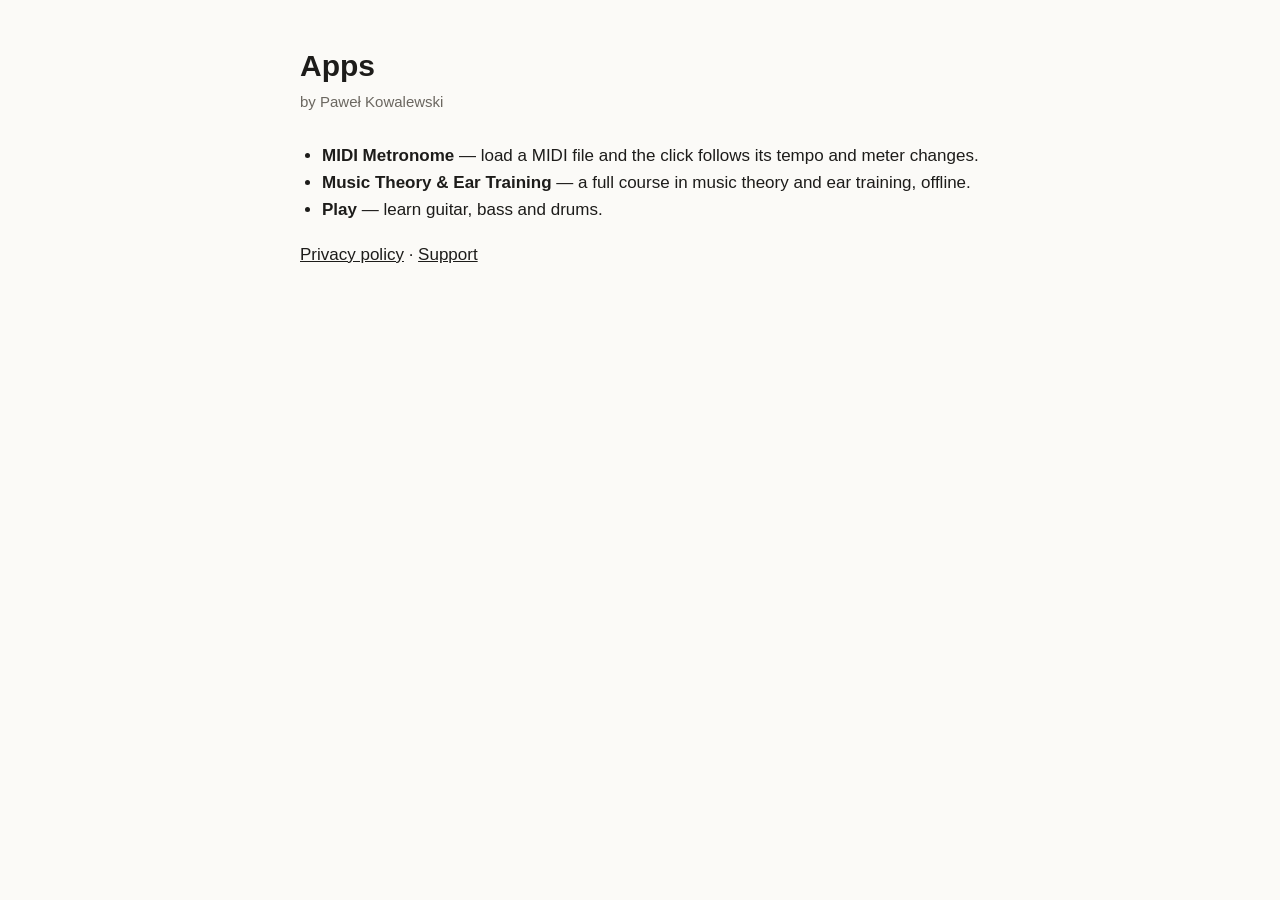
<file: index.html>
<!doctype html>
<html lang="en">
<head>
<meta charset="utf-8">
<meta name="viewport" content="width=device-width, initial-scale=1">
<title>Paweł Kowalewski — Apps</title>
<style>
  :root { --bg: #fbfaf7; --ink: #1d1c1a; --muted: #6b6760; --line: #e4e0d8; }
  @media (prefers-color-scheme: dark) { :root { --bg: #0e0e10; --ink: #eceae6; --muted: #9a968f; --line: #26262a; } }
  body { margin: 0; background: var(--bg); color: var(--ink); font: 17px/1.6 -apple-system, BlinkMacSystemFont, "Segoe UI", sans-serif; }
  main { max-width: 680px; margin: 0 auto; padding: 48px 20px 64px; }
  h1 { font-size: 30px; line-height: 1.2; margin: 0 0 6px; }
  h2 { font-size: 19px; margin: 32px 0 6px; }
  p, li { color: var(--ink); }
  .meta { color: var(--muted); font-size: 15px; margin: 0 0 28px; }
  ul { padding-left: 22px; }
  hr { border: 0; border-top: 1px solid var(--line); margin: 36px 0; }
  a { color: inherit; }
</style>
</head>
<body>
<main>
  <h1>Apps</h1>
  <p class="meta">by Paweł Kowalewski</p>
  <ul>
    <li><strong>MIDI Metronome</strong> — load a MIDI file and the click follows its tempo and meter changes.</li>
    <li><strong>Music Theory &amp; Ear Training</strong> — a full course in music theory and ear training, offline.</li>
    <li><strong>Play</strong> — learn guitar, bass and drums.</li>
  </ul>
  <p><a href="privacy/">Privacy policy</a> · <a href="support/">Support</a></p>
</main>
</body>
</html>
</file>
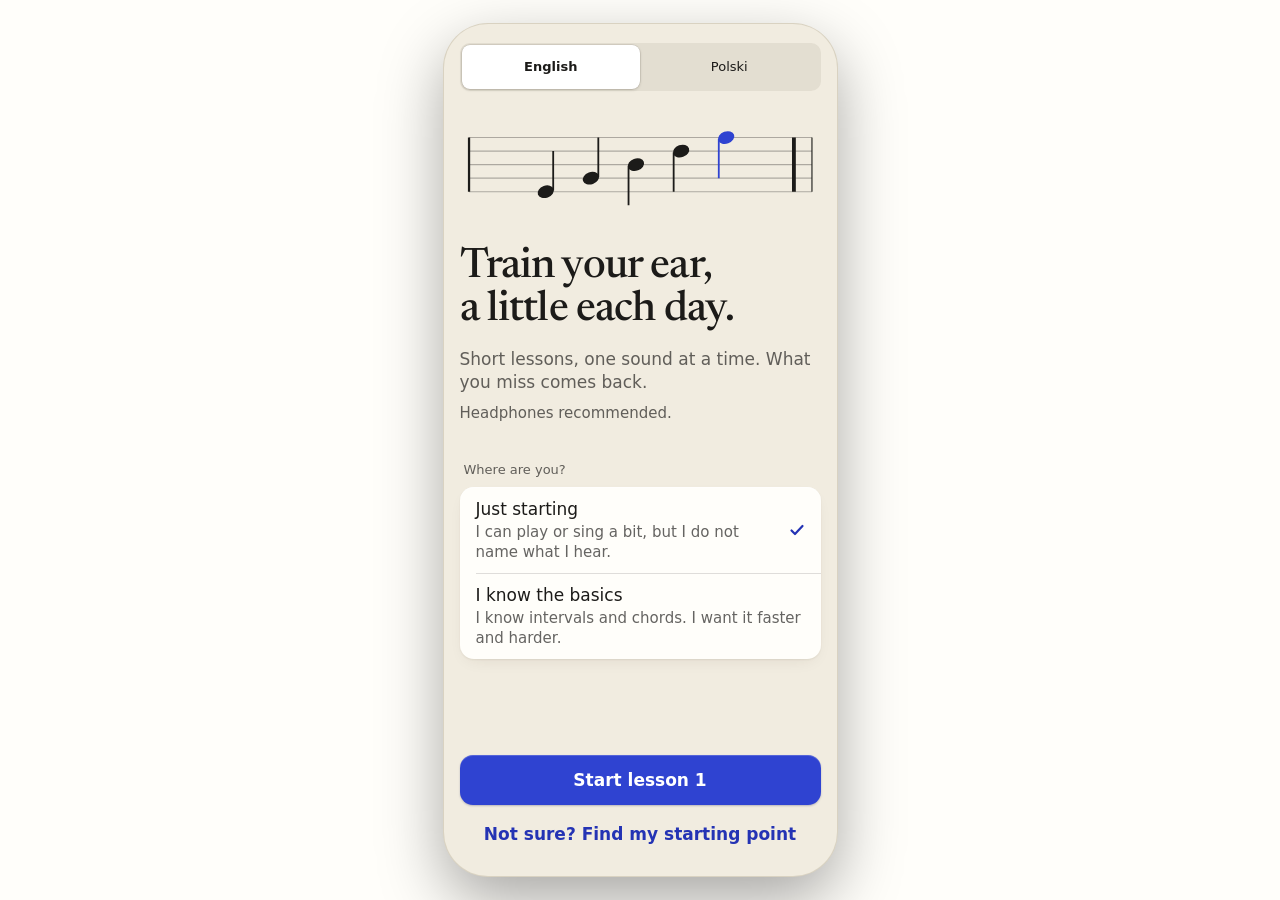
<file: ear-trainer-test/index.html>
<!doctype html>
<html lang="en" class="ui-hig">
  <head><meta name="robots" content="noindex">
    <meta charset="UTF-8" />
    <link rel="icon" type="image/svg+xml" href="./favicon.svg" />
    <link rel="apple-touch-icon" href="./apple-touch-icon.png" />
    <meta name="viewport" content="width=device-width, initial-scale=1, viewport-fit=cover" />
    <meta name="theme-color" content="#14151c" />
    <meta name="mobile-web-app-capable" content="yes" />
    <meta name="apple-mobile-web-app-capable" content="yes" />
    <meta name="apple-mobile-web-app-status-bar-style" content="default" />
    <meta name="apple-mobile-web-app-title" content="Ear &amp; Theory" />
    <meta name="description" content="Music theory and ear training course for musicians" />
    <title>Music Theory &amp; Ear Training</title>
    <script type="module" crossorigin src="./assets/index-DNNUcJOU.js"></script>
    <link rel="stylesheet" crossorigin href="./assets/index-CoJAKuAz.css">
  <link rel="manifest" href="./manifest.webmanifest"></head>
  <body>
    <div id="root"></div>
  </body>
</html>
</file>
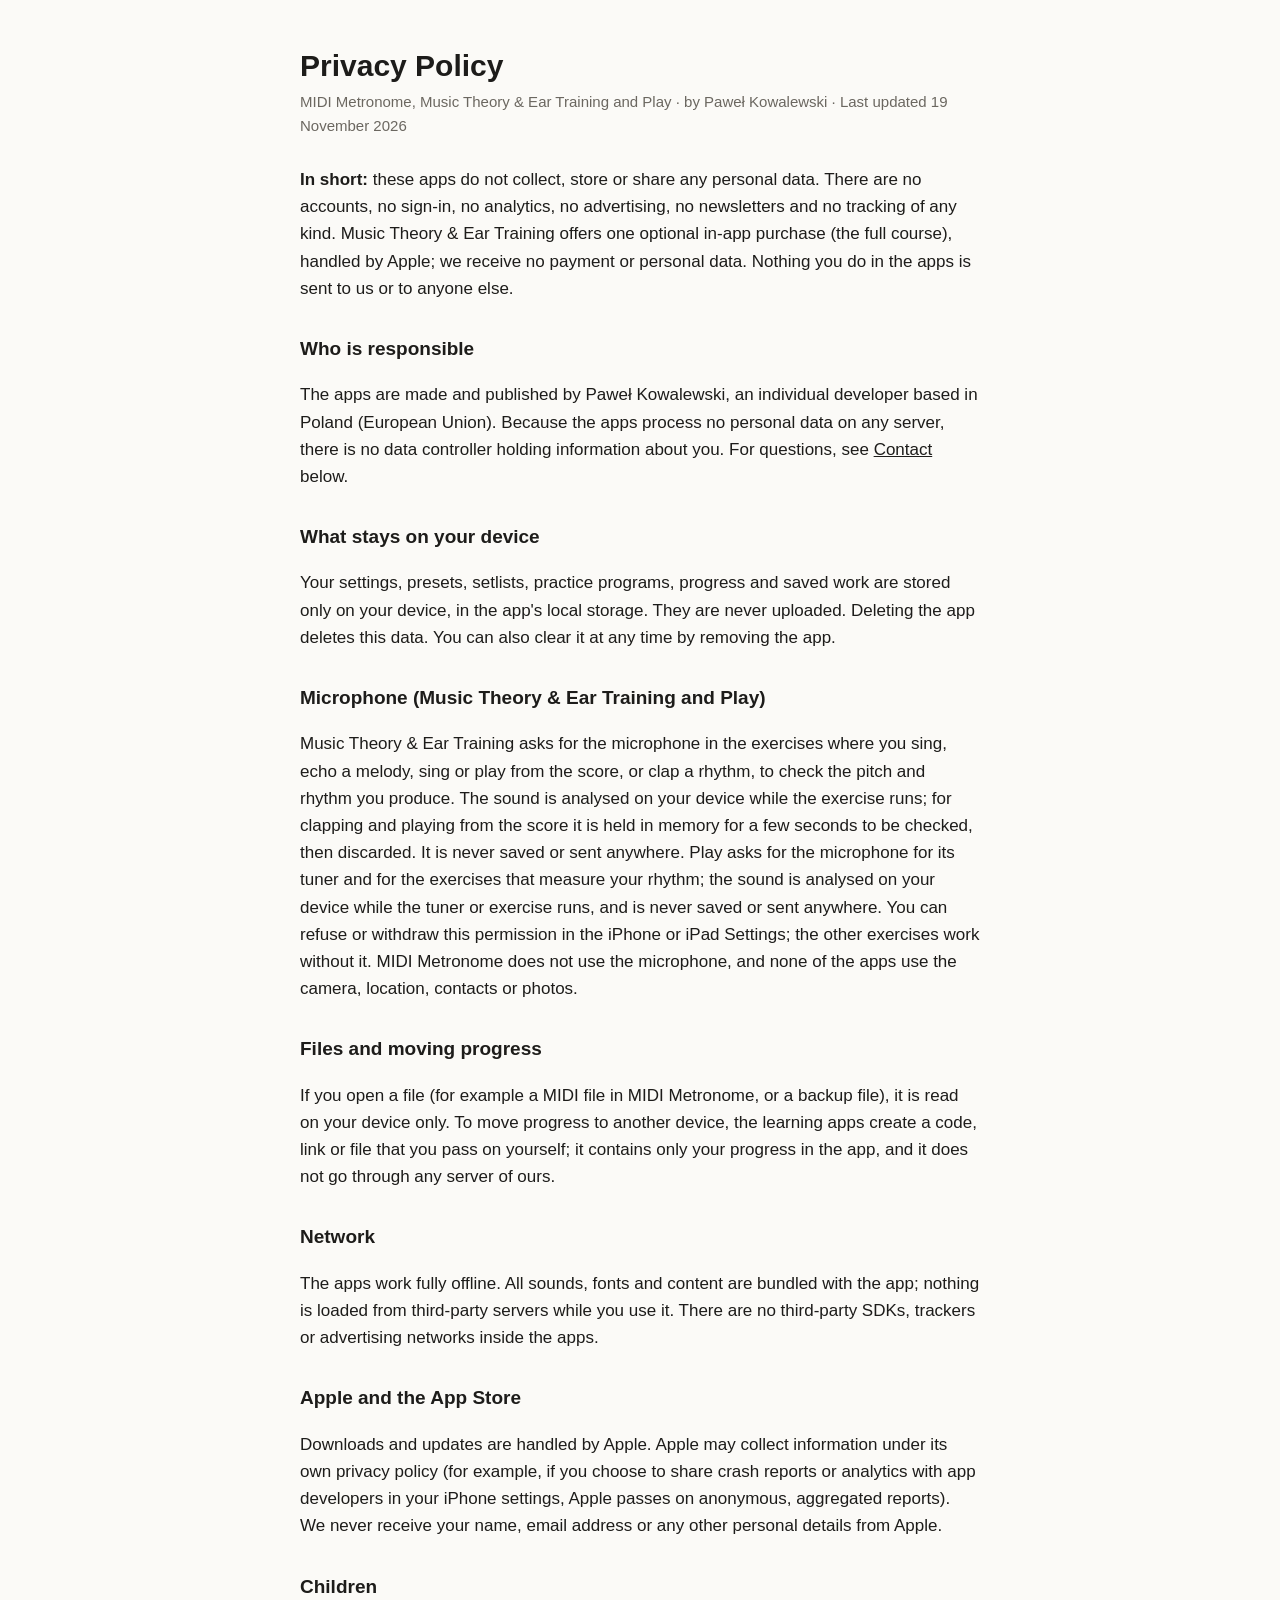
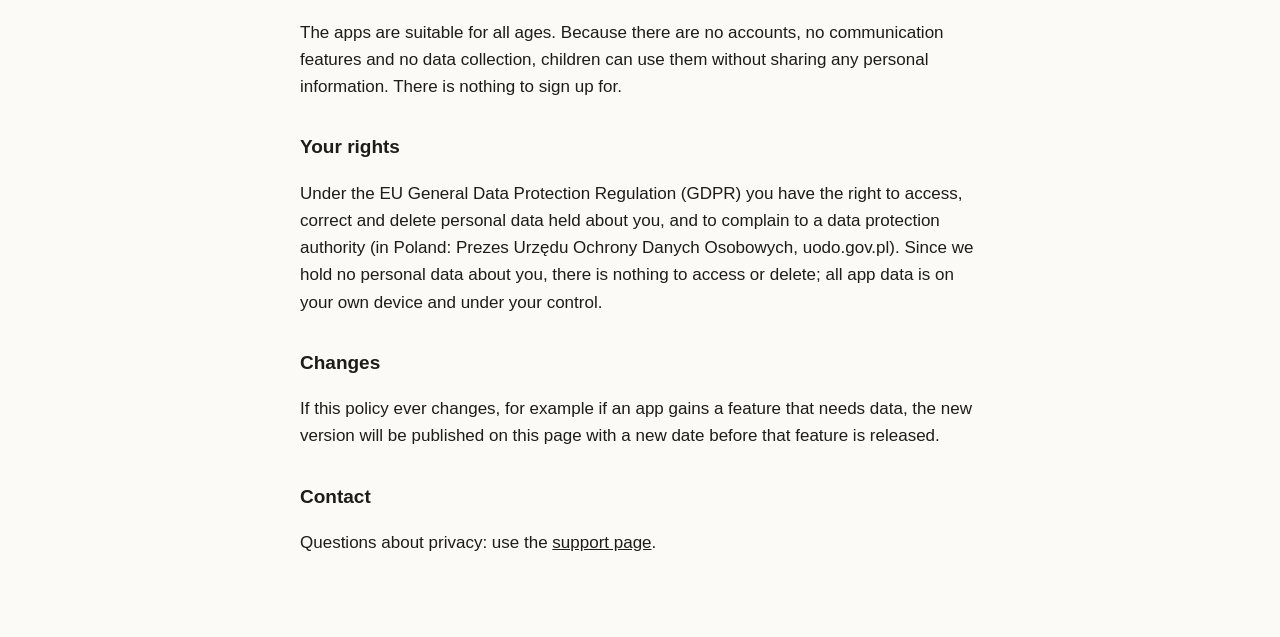
<file: privacy/index.html>
<!doctype html>
<html lang="en">
<head>
<meta charset="utf-8">
<meta name="viewport" content="width=device-width, initial-scale=1">
<title>Privacy Policy</title>
<style>
  :root { --bg: #fbfaf7; --ink: #1d1c1a; --muted: #6b6760; --line: #e4e0d8; }
  @media (prefers-color-scheme: dark) { :root { --bg: #0e0e10; --ink: #eceae6; --muted: #9a968f; --line: #26262a; } }
  body { margin: 0; background: var(--bg); color: var(--ink); font: 17px/1.6 -apple-system, BlinkMacSystemFont, "Segoe UI", sans-serif; }
  main { max-width: 680px; margin: 0 auto; padding: 48px 20px 64px; }
  h1 { font-size: 30px; line-height: 1.2; margin: 0 0 6px; }
  h2 { font-size: 19px; margin: 32px 0 6px; }
  p, li { color: var(--ink); }
  .meta { color: var(--muted); font-size: 15px; margin: 0 0 28px; }
  ul { padding-left: 22px; }
  hr { border: 0; border-top: 1px solid var(--line); margin: 36px 0; }
  a { color: inherit; }
</style>
</head>
<body>
<main>
  <h1>Privacy Policy</h1>
  <p class="meta">MIDI Metronome, Music Theory &amp; Ear Training and Play · by Paweł Kowalewski · Last updated 19 November 2026</p>

  <p><strong>In short:</strong> these apps do not collect, store or share any personal data. There are no accounts, no sign-in, no analytics, no advertising, no newsletters and no tracking of any kind. Music Theory &amp; Ear Training offers one optional in-app purchase (the full course), handled by Apple; we receive no payment or personal data. Nothing you do in the apps is sent to us or to anyone else.</p>

  <h2>Who is responsible</h2>
  <p>The apps are made and published by Paweł Kowalewski, an individual developer based in Poland (European Union). Because the apps process no personal data on any server, there is no data controller holding information about you. For questions, see <a href="#contact">Contact</a> below.</p>

  <h2>What stays on your device</h2>
  <p>Your settings, presets, setlists, practice programs, progress and saved work are stored only on your device, in the app's local storage. They are never uploaded. Deleting the app deletes this data. You can also clear it at any time by removing the app.</p>

  <h2>Microphone (Music Theory &amp; Ear Training and Play)</h2>
  <p>Music Theory &amp; Ear Training asks for the microphone in the exercises where you sing, echo a melody, sing or play from the score, or clap a rhythm, to check the pitch and rhythm you produce. The sound is analysed on your device while the exercise runs; for clapping and playing from the score it is held in memory for a few seconds to be checked, then discarded. It is never saved or sent anywhere. Play asks for the microphone for its tuner and for the exercises that measure your rhythm; the sound is analysed on your device while the tuner or exercise runs, and is never saved or sent anywhere. You can refuse or withdraw this permission in the iPhone or iPad Settings; the other exercises work without it. MIDI Metronome does not use the microphone, and none of the apps use the camera, location, contacts or photos.</p>

  <h2>Files and moving progress</h2>
  <p>If you open a file (for example a MIDI file in MIDI Metronome, or a backup file), it is read on your device only. To move progress to another device, the learning apps create a code, link or file that you pass on yourself; it contains only your progress in the app, and it does not go through any server of ours.</p>

  <h2>Network</h2>
  <p>The apps work fully offline. All sounds, fonts and content are bundled with the app; nothing is loaded from third-party servers while you use it. There are no third-party SDKs, trackers or advertising networks inside the apps.</p>

  <h2>Apple and the App Store</h2>
  <p>Downloads and updates are handled by Apple. Apple may collect information under its own privacy policy (for example, if you choose to share crash reports or analytics with app developers in your iPhone settings, Apple passes on anonymous, aggregated reports). We never receive your name, email address or any other personal details from Apple.</p>

  <h2>Children</h2>
  <p>The apps are suitable for all ages. Because there are no accounts, no communication features and no data collection, children can use them without sharing any personal information. There is nothing to sign up for.</p>

  <h2>Your rights</h2>
  <p>Under the EU General Data Protection Regulation (GDPR) you have the right to access, correct and delete personal data held about you, and to complain to a data protection authority (in Poland: Prezes Urzędu Ochrony Danych Osobowych, uodo.gov.pl). Since we hold no personal data about you, there is nothing to access or delete; all app data is on your own device and under your control.</p>

  <h2>Changes</h2>
  <p>If this policy ever changes, for example if an app gains a feature that needs data, the new version will be published on this page with a new date before that feature is released.</p>

  <h2 id="contact">Contact</h2>
  <p>Questions about privacy: use the <a href="../support/">support page</a>.</p>
</main>
</body>
</html>
</file>
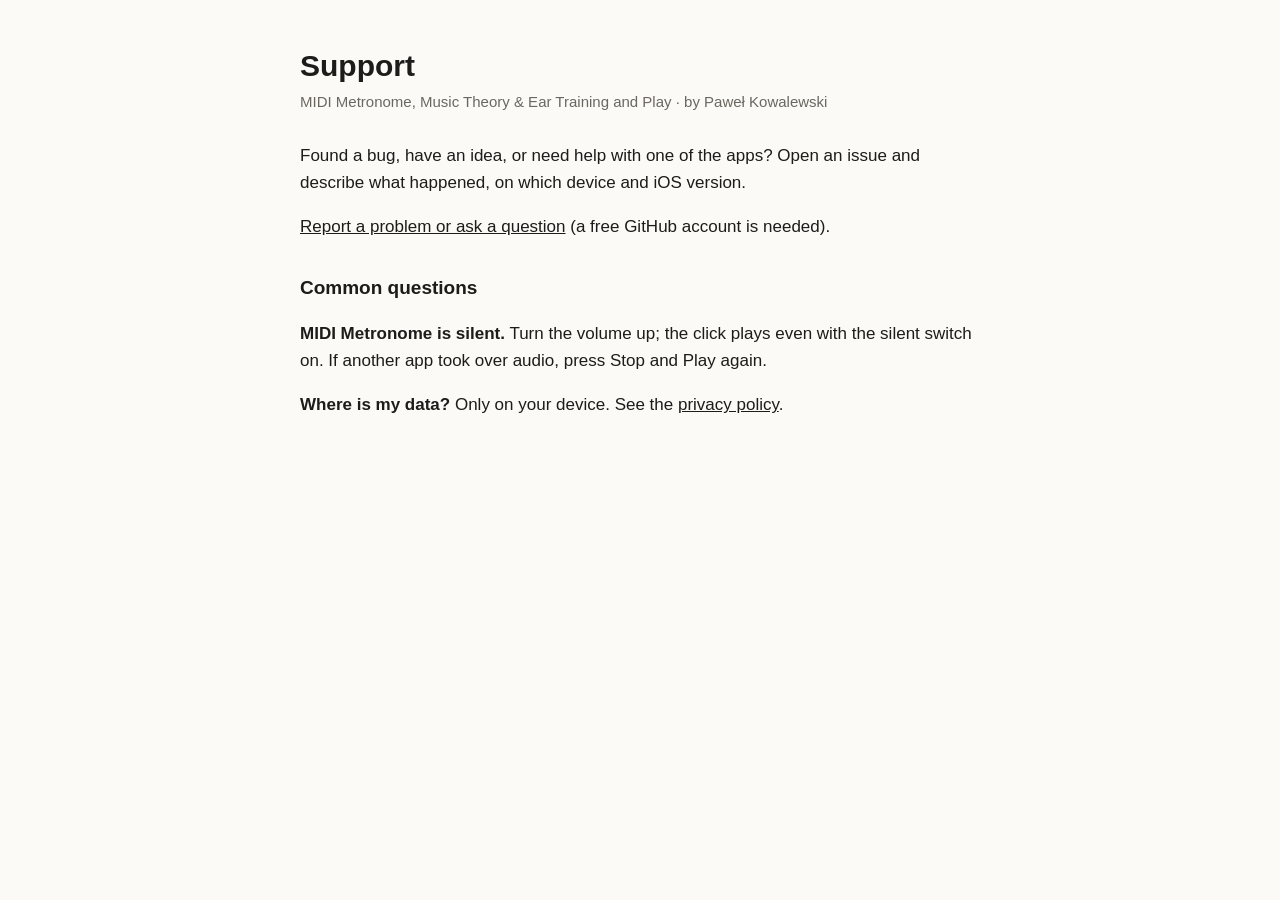
<file: support/index.html>
<!doctype html>
<html lang="en">
<head>
<meta charset="utf-8">
<meta name="viewport" content="width=device-width, initial-scale=1">
<title>Support</title>
<style>
  :root { --bg: #fbfaf7; --ink: #1d1c1a; --muted: #6b6760; --line: #e4e0d8; }
  @media (prefers-color-scheme: dark) { :root { --bg: #0e0e10; --ink: #eceae6; --muted: #9a968f; --line: #26262a; } }
  body { margin: 0; background: var(--bg); color: var(--ink); font: 17px/1.6 -apple-system, BlinkMacSystemFont, "Segoe UI", sans-serif; }
  main { max-width: 680px; margin: 0 auto; padding: 48px 20px 64px; }
  h1 { font-size: 30px; line-height: 1.2; margin: 0 0 6px; }
  h2 { font-size: 19px; margin: 32px 0 6px; }
  p, li { color: var(--ink); }
  .meta { color: var(--muted); font-size: 15px; margin: 0 0 28px; }
  ul { padding-left: 22px; }
  hr { border: 0; border-top: 1px solid var(--line); margin: 36px 0; }
  a { color: inherit; }
</style>
</head>
<body>
<main>
  <h1>Support</h1>
  <p class="meta">MIDI Metronome, Music Theory &amp; Ear Training and Play · by Paweł Kowalewski</p>

  <p>Found a bug, have an idea, or need help with one of the apps? Open an issue and describe what happened, on which device and iOS version.</p>
  <p><a href="https://github.com/paulkowalewski/paulkowalewski.github.io/issues/new">Report a problem or ask a question</a> (a free GitHub account is needed).</p>

  <h2>Common questions</h2>
  <p><strong>MIDI Metronome is silent.</strong> Turn the volume up; the click plays even with the silent switch on. If another app took over audio, press Stop and Play again.</p>
  <p><strong>Where is my data?</strong> Only on your device. See the <a href="../privacy/">privacy policy</a>.</p>
</main>
</body>
</html>
</file>
